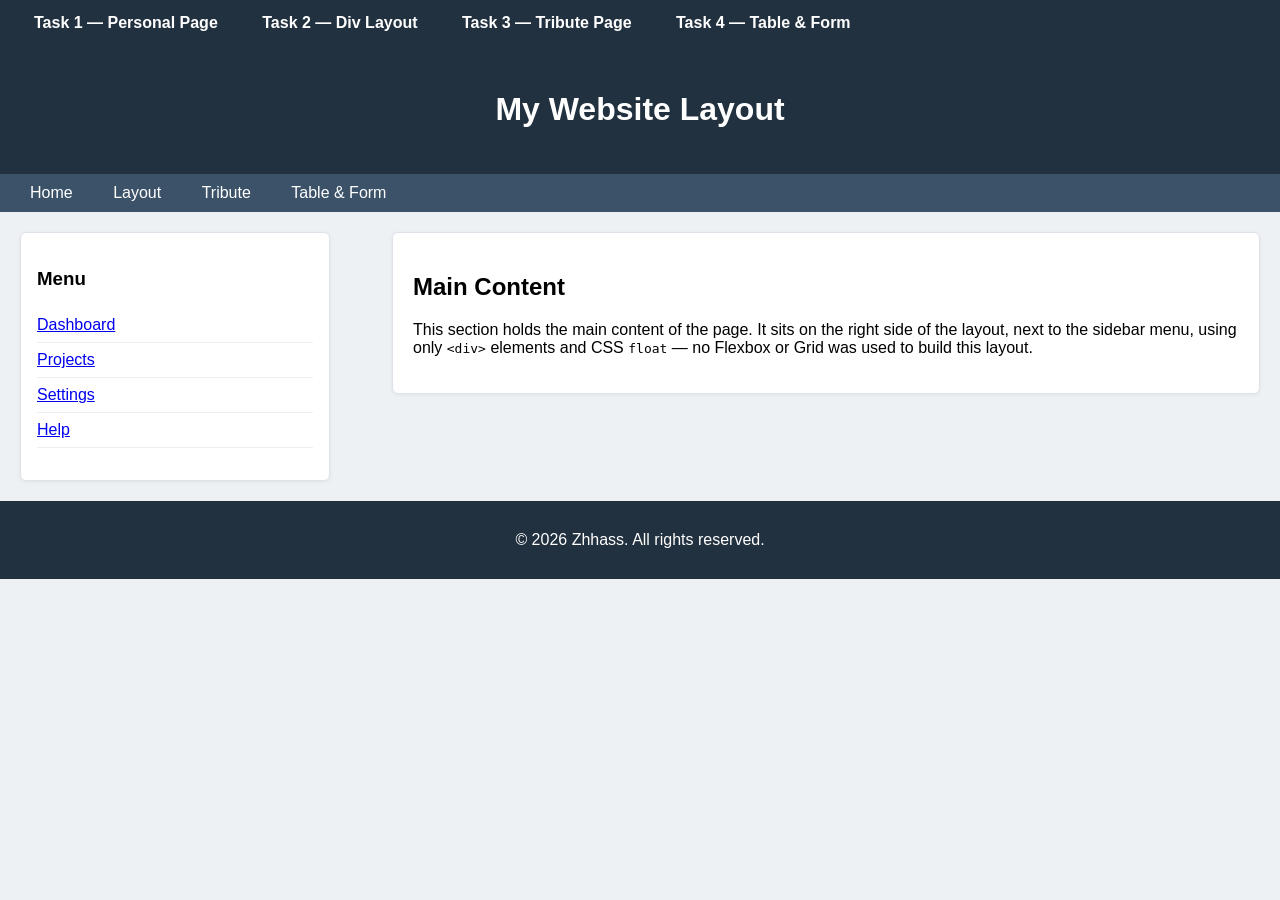
<file: task2.html>
<!DOCTYPE html>
<html lang="en">
<head>
  <meta charset="UTF-8">
  <title>Task 2 — Div Layout</title>
  <link rel="stylesheet" href="common.css">
  <link rel="stylesheet" href="task2.css">
</head>
<body>

  <nav class="navbar">
    <ul>
      <li><a href="index.html">Task 1 — Personal Page</a></li>
      <li><a href="task2.html">Task 2 — Div Layout</a></li>
      <li><a href="task3.html">Task 3 — Tribute Page</a></li>
      <li><a href="task4.html">Task 4 — Table & Form</a></li>
    </ul>
  </nav>

  <div id="header">
    <h1>My Website Layout</h1>
  </div>

  <div id="page-nav">
    <a href="index.html">Home</a>
    <a href="task2.html">Layout</a>
    <a href="task3.html">Tribute</a>
    <a href="task4.html">Table & Form</a>
  </div>

  <div id="wrapper">

    <div id="sidebar">
      <h3>Menu</h3>
      <ul>
        <ul>
           <li><a href="index.html">Dashboard</a></li>
           <li><a href="task1.html">Projects</a></li>
            <li><a href="task2.html">Settings</a></li> 
            <li><a href="task3.html">Help</a></li> 
        </ul>
    </div>

    <div id="content">
      <h2>Main Content</h2>
      <p>
        This section holds the main content of the page. It sits on the right
        side of the layout, next to the sidebar menu, using only
        <code>&lt;div&gt;</code> elements and CSS <code>float</code> — no
        Flexbox or Grid was used to build this layout.
      </p>
    </div>

  </div>

  <div id="footer">
    <p>&copy; 2026 Zhhass. All rights reserved.</p>
  </div>

</body>
</html>
</file>
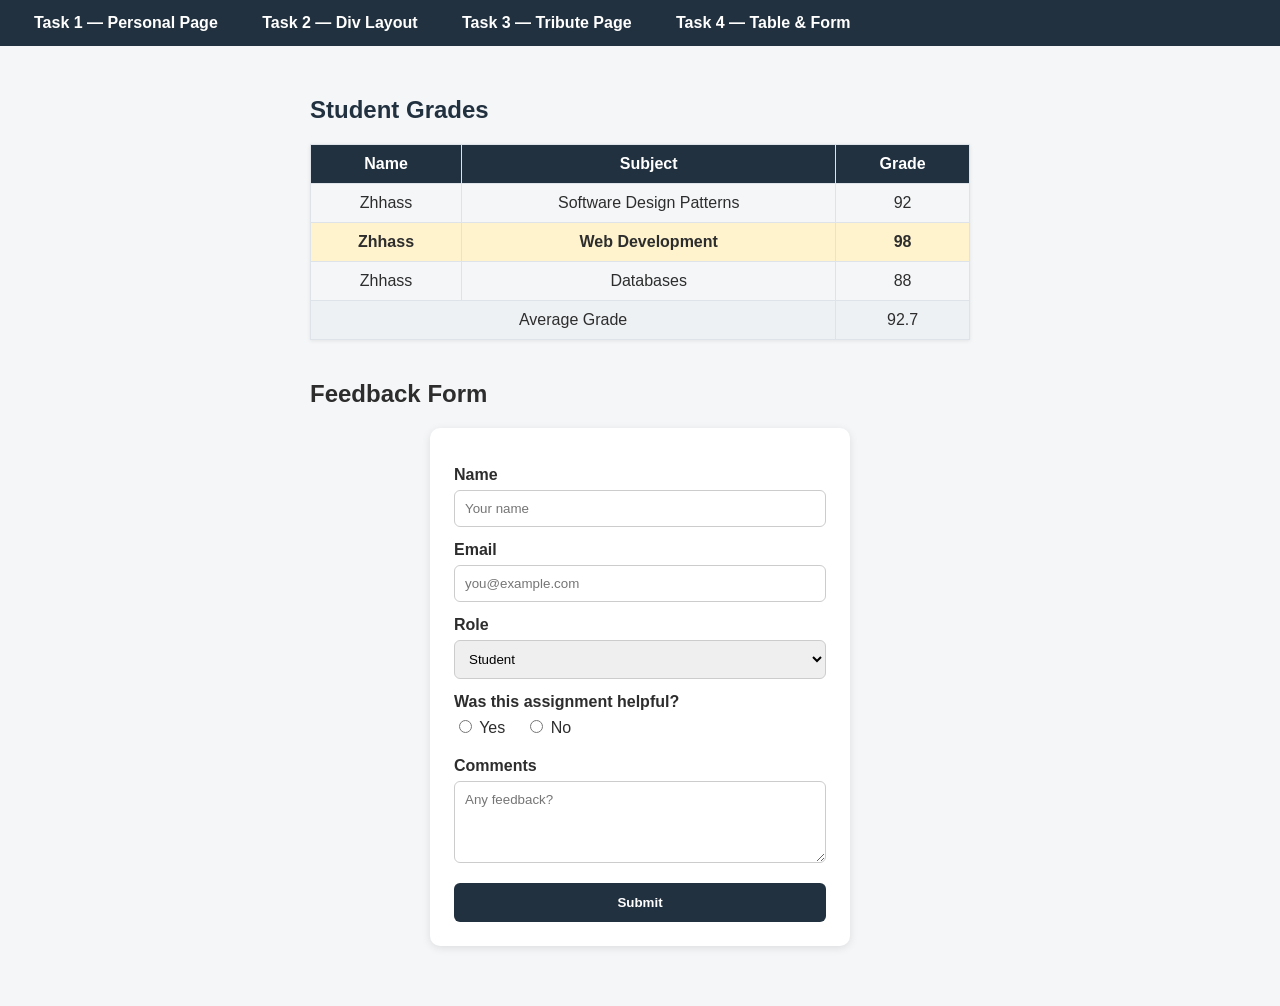
<file: task4.html>
<!DOCTYPE html>
<html lang="en">
<head>
  <meta charset="UTF-8">
  <title>Task 4 — Table & Form</title>
  <link rel="stylesheet" href="common.css">
  <link rel="stylesheet" href="task4.css">
</head>
<body>

  <nav class="navbar">
    <ul>
      <li><a href="index.html">Task 1 — Personal Page</a></li>
      <li><a href="task2.html">Task 2 — Div Layout</a></li>
      <li><a href="task3.html">Task 3 — Tribute Page</a></li>
      <li><a href="task4.html">Task 4 — Table & Form</a></li>
    </ul>
  </nav>

  <div class="container">

    <h2 id="grades-heading">Student Grades</h2>

    <table>
      <thead>
        <tr>
          <th>Name</th>
          <th>Subject</th>
          <th>Grade</th>
        </tr>
      </thead>
      <tbody>
        <tr>
          <td>Zhhass</td>
          <td>Software Design Patterns</td>
          <td>92</td>
        </tr>
        <tr class="highlight-row">
          <td>Zhhass</td>
          <td>Web Development</td>
          <td>98</td>
        </tr>
        <tr>
          <td>Zhhass</td>
          <td>Databases</td>
          <td>88</td>
        </tr>
        <tr>
          <td colspan="2">Average Grade</td>
          <td>92.7</td>
        </tr>
      </tbody>
    </table>

    <h2>Feedback Form</h2>

    <form class="feedback-form" id="feedback-form">

      <label for="name">Name</label>
      <input type="text" id="name" name="name" placeholder="Your name" required>

      <label for="email">Email</label>
      <input type="email" id="email" name="email" placeholder="you@example.com" required>

      <label for="role">Role</label>
      <select id="role" name="role">
        <option value="student">Student</option>
        <option value="teacher">Teacher</option>
        <option value="other">Other</option>
      </select>

      <label>Was this assignment helpful?</label>
      <div class="radio-group">
        <label class="radio-label"><input type="radio" name="helpful" value="yes"> Yes</label>
        <label class="radio-label"><input type="radio" name="helpful" value="no"> No</label>
      </div>

      <label for="comments">Comments</label>
      <textarea id="comments" name="comments" rows="4" placeholder="Any feedback?"></textarea>

      <button type="submit" class="submit-btn">Submit</button>

    </form>

  </div>

</body>
</html>
</file>
<file: common.css>
/* common.css — shared reset + navbar for all tasks */
* {
  box-sizing: border-box;
}

body {
  margin: 0;
  font-family: 'Segoe UI', Arial, sans-serif;
}

.navbar {
  background-color: #22313f;
  padding: 14px 24px;
}

.navbar ul {
  list-style: none;
  margin: 0;
  padding: 0;
  display: block;
}

.navbar li {
  display: inline-block;
  margin-right: 20px;
}

.navbar a {
  color: #ffffff;
  text-decoration: none;
  font-weight: bold;
  padding: 6px 10px;
  border-radius: 4px;
  transition: background-color 0.2s ease;
}

.navbar a:hover {
  background-color: #3b5268;
}
</file>
<file: task2.css>
/* task2.css — Div + float layout, no flexbox/grid */

body {
  background-color: #eef1f4;
  font-family: 'Segoe UI', Arial, sans-serif;
  margin: 0;
}

#header {
  background-color: #22313f;
  color: #ffffff;
  padding: 24px;
  text-align: center;
}

#page-nav {
  background-color: #3b5268;
  padding: 10px 20px;
}

#page-nav a {
  color: #ffffff;
  text-decoration: none;
  margin-right: 16px;
  padding: 6px 10px;
  border-radius: 4px;
}

#page-nav a:hover {
  background-color: #22313f;
}

#wrapper {
  overflow: hidden; /* contains the floated children */
  padding: 20px;
}

#sidebar {
  float: left;
  width: 25%;
  background-color: #ffffff;
  border: 1px solid #dde3e8;
  border-radius: 6px;
  padding: 16px;
  box-shadow: 0 1px 4px rgba(0,0,0,0.06);
}

#sidebar ul {
  list-style: none;
  padding: 0;
}

#sidebar li {
  padding: 8px 0;
  border-bottom: 1px solid #eee;
}

#content {
  float: right;
  width: 70%;
  background-color: #ffffff;
  border: 1px solid #dde3e8;
  border-radius: 6px;
  padding: 20px;
  box-shadow: 0 1px 4px rgba(0,0,0,0.06);
}

#footer {
  clear: both;
  background-color: #22313f;
  color: #ffffff;
  text-align: center;
  padding: 14px;
}

.sidebar ul {
    list-style-type: none;
    padding: 0;
}

.sidebar li {
    margin: 10px 0;
}

.sidebar a {
    color: white;
    text-decoration: none;
    display: block;
    padding: 8px;
}

.sidebar a:hover {
    background-color: #555;
    border-radius: 5px;
}
</file>
<file: task4.css>
/* task4.css — Table + form styling */

body {
  background-color: #f4f6f8;
  font-family: 'Segoe UI', Arial, sans-serif;
  color: #2d2d2d;
}

.container {
  max-width: 700px;
  margin: 0 auto;
  padding: 30px 20px 60px;
}

/* ID selector for the heading above the table */
#grades-heading {
  color: #22313f;
}

table {
  width: 100%;
  border-collapse: collapse;
  margin-bottom: 40px;
  box-shadow: 0 1px 4px rgba(0,0,0,0.08);
}

th, td {
  border: 1px solid #dde3e8;
  padding: 10px 14px;
  text-align: center;
}

thead th {
  background-color: #22313f;
  color: #ffffff;
}

tbody tr:nth-child(even) {
  background-color: #eef1f4;
}

/* Class selector to highlight a specific row */
.highlight-row {
  background-color: #fff3cd !important;
  font-weight: bold;
}

/* --- Form --- */

.feedback-form {
  width: 100%;
  max-width: 420px;
  margin: 0 auto;
  background-color: #ffffff;
  border-radius: 10px;
  padding: 24px;
  box-shadow: 0 2px 8px rgba(0,0,0,0.1);
  display: flex;
  flex-direction: column;
}

.feedback-form label {
  font-weight: bold;
  margin-top: 14px;
  margin-bottom: 6px;
}

.feedback-form input[type="text"],
.feedback-form input[type="email"],
.feedback-form select,
.feedback-form textarea {
  width: 100%;
  padding: 10px;
  border: 1px solid #ccc;
  border-radius: 6px;
  font-family: inherit;
}

.radio-group {
  display: flex;
  gap: 20px;
}

.radio-label {
  font-weight: normal !important;
  margin-top: 0 !important;
}

.submit-btn {
  margin-top: 20px;
  background-color: #22313f;
  color: #ffffff;
  border: none;
  padding: 12px;
  border-radius: 6px;
  font-weight: bold;
  cursor: pointer;
  transition: background-color 0.2s ease;
}

.submit-btn:hover {
  background-color: #3b5268;
}
</file>
